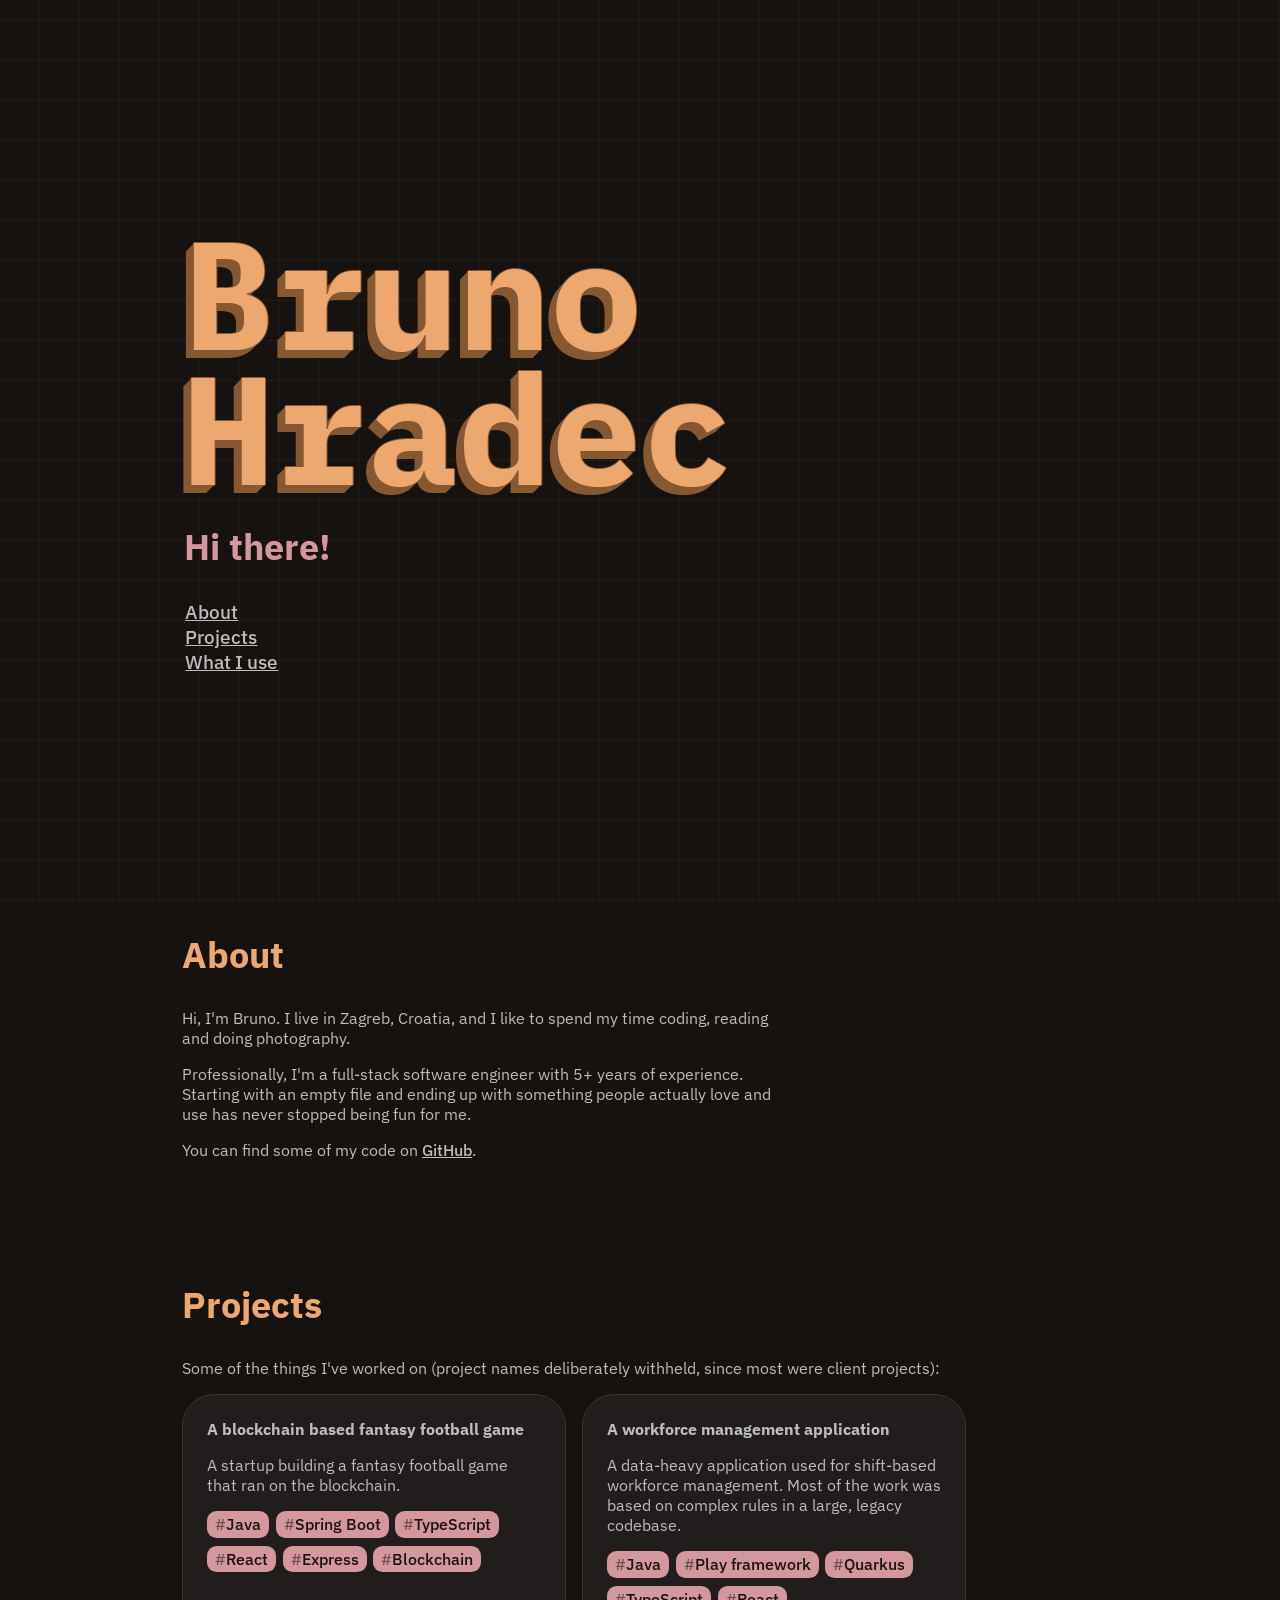
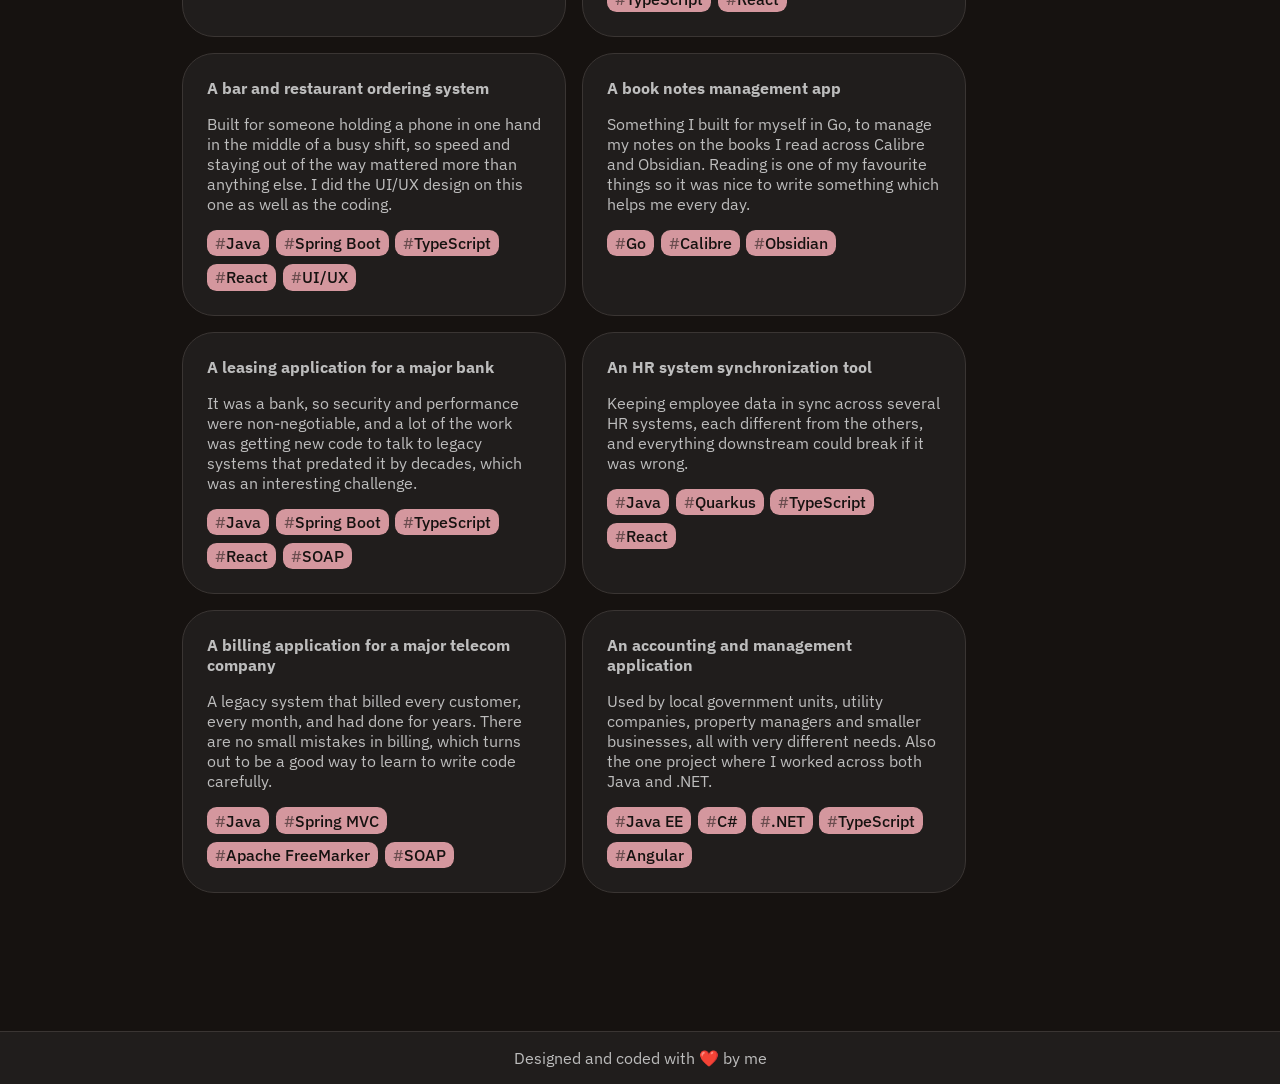
<file: index.html>
<!DOCTYPE html>
<html lang="en">
    <head>
        <meta charset="UTF-8" />
        <meta name="viewport" content="width=device-width, initial-scale=1.0" />
        <meta name="theme-color" content="#161210" />

        <title>Bruno Hradec</title>
        <link rel="icon" type="image/svg+xml" href="./res/favicon.svg" />

        <meta name="author" content="Bruno Hradec" />
        <meta name="description" content="Bruno Hradec - personal website."/>

        <link rel="canonical" href="https://brunohradec.me/" />

        <meta property="og:type" content="website" />
        <meta property="og:url" content="https://brunohradec.me/" />
        <meta property="og:title" content="Bruno Hradec" />
        <meta property="og:description" content="Bruno Hradec - personal website."/>

        <meta name="twitter:card" content="summary" />
        <meta name="twitter:title" content="Bruno Hradec" />
        <meta name="twitter:description" content="Bruno Hradec - personal website." />

        <script type="application/ld+json">
            {
                "@context": "https://schema.org",
                "@type": "Person",
                "name": "Bruno Hradec",
                "url": "https://brunohradec.me",
                "jobTitle": "Software Engineer",
                "address": {
                    "@type": "PostalAddress",
                    "addressLocality": "Zagreb",
                    "addressCountry": "HR"
                },
                "sameAs": [
                    "https://github.com/brunohradec"
                ]
            }
        </script>

        <!--  fonts -->
        <link rel="preconnect" href="https://fonts.googleapis.com">
        <link rel="preconnect" href="https://fonts.gstatic.com" crossorigin>
        <link href="https://fonts.googleapis.com/css2?family=IBM+Plex+Mono:ital,wght@0,100;0,200;0,300;0,400;0,500;0,600;0,700;1,100;1,200;1,300;1,400;1,500;1,600;1,700&family=IBM+Plex+Sans:ital,wght@0,100..700;1,100..700&display=swap" rel="stylesheet">

        <!-- styles -->
        <link rel="stylesheet" href="style.css" />
        
        <!-- verification for google search console access -->
        <meta name="google-site-verification" content="QR6dZpUa3sBKyGt-8q6EB2Nj6xgquxJRntwabwW7J2E" />
    </head>

    <body>
        <!-- main header and landing -->

        <header id="top-header">
            <div id="top-header-content">
                <h1 id="top-header-title">Bruno<br>Hradec</h1>
                
                <p id="top-header-subtitle">Hi there!</p>

                <nav id="top-header-nav">
                    <ul>
                        <li><a href="#about">About</a></li>
                        <li><a href="#projects">Projects</a></li>
                        <li><a href="uses.html">What I use</a></li>
                    </ul>
                </nav>
            </div>
        </header>

        <!-- page main sections -->

        <main>
            <section id="about">
                <h2>About</h2>
                <p>
                    Hi, I'm Bruno. I live in Zagreb, Croatia, and I like to spend my time 
                    coding, reading and doing photography.
                </p>
                <p>
                    Professionally, I'm a full-stack software engineer
                    with 5+ years of experience. Starting with an empty file 
                    and ending up with something people actually love and use 
                    has never stopped being fun for me.
                </p>
                <p>
                    You can find some of my code on <a href="https://github.com/brunohradec">GitHub</a>.
                </p>
            </section>

            <section id="projects">
                <h2>Projects</h2>

                <p>Some of the things I've worked on (project names deliberately withheld, since most were client projects):</p>

                <ul id="project-list">
                    <li class="card">
                        <h3 class="project-card-title">
                            A blockchain based fantasy football game
                        </h3>
                        <p class="project-card-description">
                            A startup building a fantasy football game
                            that ran on the blockchain.
                        </p>
                        <ul class="project-card-tech-tags">
                            <li class="tag">Java</li>
                            <li class="tag">Spring Boot</li>
                            <li class="tag">TypeScript</li>
                            <li class="tag">React</li>
                            <li class="tag">Express</li>
                            <li class="tag">Blockchain</li>
                        </ul>
                    </li>

                    <li class="card">
                        <h3 class="project-card-title">
                            A workforce management application
                        </h3>
                        <p class="project-card-description">
                            A data-heavy application used for shift-based
                            workforce management. Most of the work was based 
                            on complex rules in a large, legacy codebase.
                        </p>
                        <ul class="project-card-tech-tags">
                            <li class="tag">Java</li>
                            <li class="tag">Play framework</li>
                            <li class="tag">Quarkus</li>
                            <li class="tag">TypeScript</li>
                            <li class="tag">React</li>
                        </ul>
                    </li>

                    <li class="card">
                        <h3 class="project-card-title">
                            A bar and restaurant ordering system
                        </h3>
                        <p class="project-card-description">
                            Built for someone holding a phone in one hand in the
                            middle of a busy shift, so speed and staying out of
                            the way mattered more than anything else. I did the
                            UI/UX design on this one as well as the coding.
                        </p>
                        <ul class="project-card-tech-tags">
                            <li class="tag">Java</li>
                            <li class="tag">Spring Boot</li>
                            <li class="tag">TypeScript</li>
                            <li class="tag">React</li>
                            <li class="tag">UI/UX</li>
                        </ul>
                    </li>

                    <li class="card">
                        <h3 class="project-card-title">
                            A book notes management app
                        </h3>
                        <p class="project-card-description">
                            Something I built for myself in Go, to manage
                            my notes on the books I read across Calibre and
                            Obsidian. Reading is one of my favourite things
                            so it was nice to write something which helps me
                            every day.
                        </p>
                        <ul class="project-card-tech-tags">
                            <li class="tag">Go</li>
                            <li class="tag">Calibre</li>
                            <li class="tag">Obsidian</li>
                        </ul>
                    </li>

                    <li class="card">
                        <h3 class="project-card-title">
                            A leasing application for a major bank
                        </h3>
                        <p class="project-card-description">
                            It was a bank, so security and performance were
                            non-negotiable, and a lot of the work was getting new code 
                            to talk to legacy systems that predated it by decades, 
                            which was an interesting challenge.
                        </p>
                        <ul class="project-card-tech-tags">
                            <li class="tag">Java</li>
                            <li class="tag">Spring Boot</li>
                            <li class="tag">TypeScript</li>
                            <li class="tag">React</li>
                            <li class="tag">SOAP</li>
                        </ul>
                    </li>

                    <li class="card">
                        <h3 class="project-card-title">
                            An HR system synchronization tool
                        </h3>
                        <p class="project-card-description">
                            Keeping employee data in sync across several HR
                            systems, each different from the others, and 
                            everything downstream could break if it was wrong.
                        </p>
                        <ul class="project-card-tech-tags">
                            <li class="tag">Java</li>
                            <li class="tag">Quarkus</li>
                            <li class="tag">TypeScript</li>
                            <li class="tag">React</li>
                        </ul>
                    </li>

                    <li class="card">
                        <h3 class="project-card-title">
                            A billing application for a major telecom company
                        </h3>
                        <p class="project-card-description">
                            A legacy system that billed every customer, every
                            month, and had done for years. There are no small mistakes
                            in billing, which turns out to be a good way to learn to 
                            write code carefully.
                        </p>
                        <ul class="project-card-tech-tags">
                            <li class="tag">Java</li>
                            <li class="tag">Spring MVC</li>
                            <li class="tag">Apache FreeMarker</li>
                            <li class="tag">SOAP</li>
                        </ul>
                    </li>

                    <li class="card">
                        <h3 class="project-card-title">
                            An accounting and management application
                        </h3>
                        <p class="project-card-description">
                            Used by local government units, utility companies,
                            property managers and smaller businesses, all with
                            very different needs. Also the one project where I 
                            worked across both Java and .NET.
                        </p>
                        <ul class="project-card-tech-tags">
                            <li class="tag">Java EE</li>
                            <li class="tag">C#</li>
                            <li class="tag">.NET</li>
                            <li class="tag">TypeScript</li>
                            <li class="tag">Angular</li>
                        </ul>
                    </li>
                </ul>
            </section>
        </main>

        <!-- page footer -->

        <footer>
            <div id="bottom-content">
                <span>Designed and coded with ❤️ by me</span>
            </div>
        </footer>
    </body>
</html>
</file>
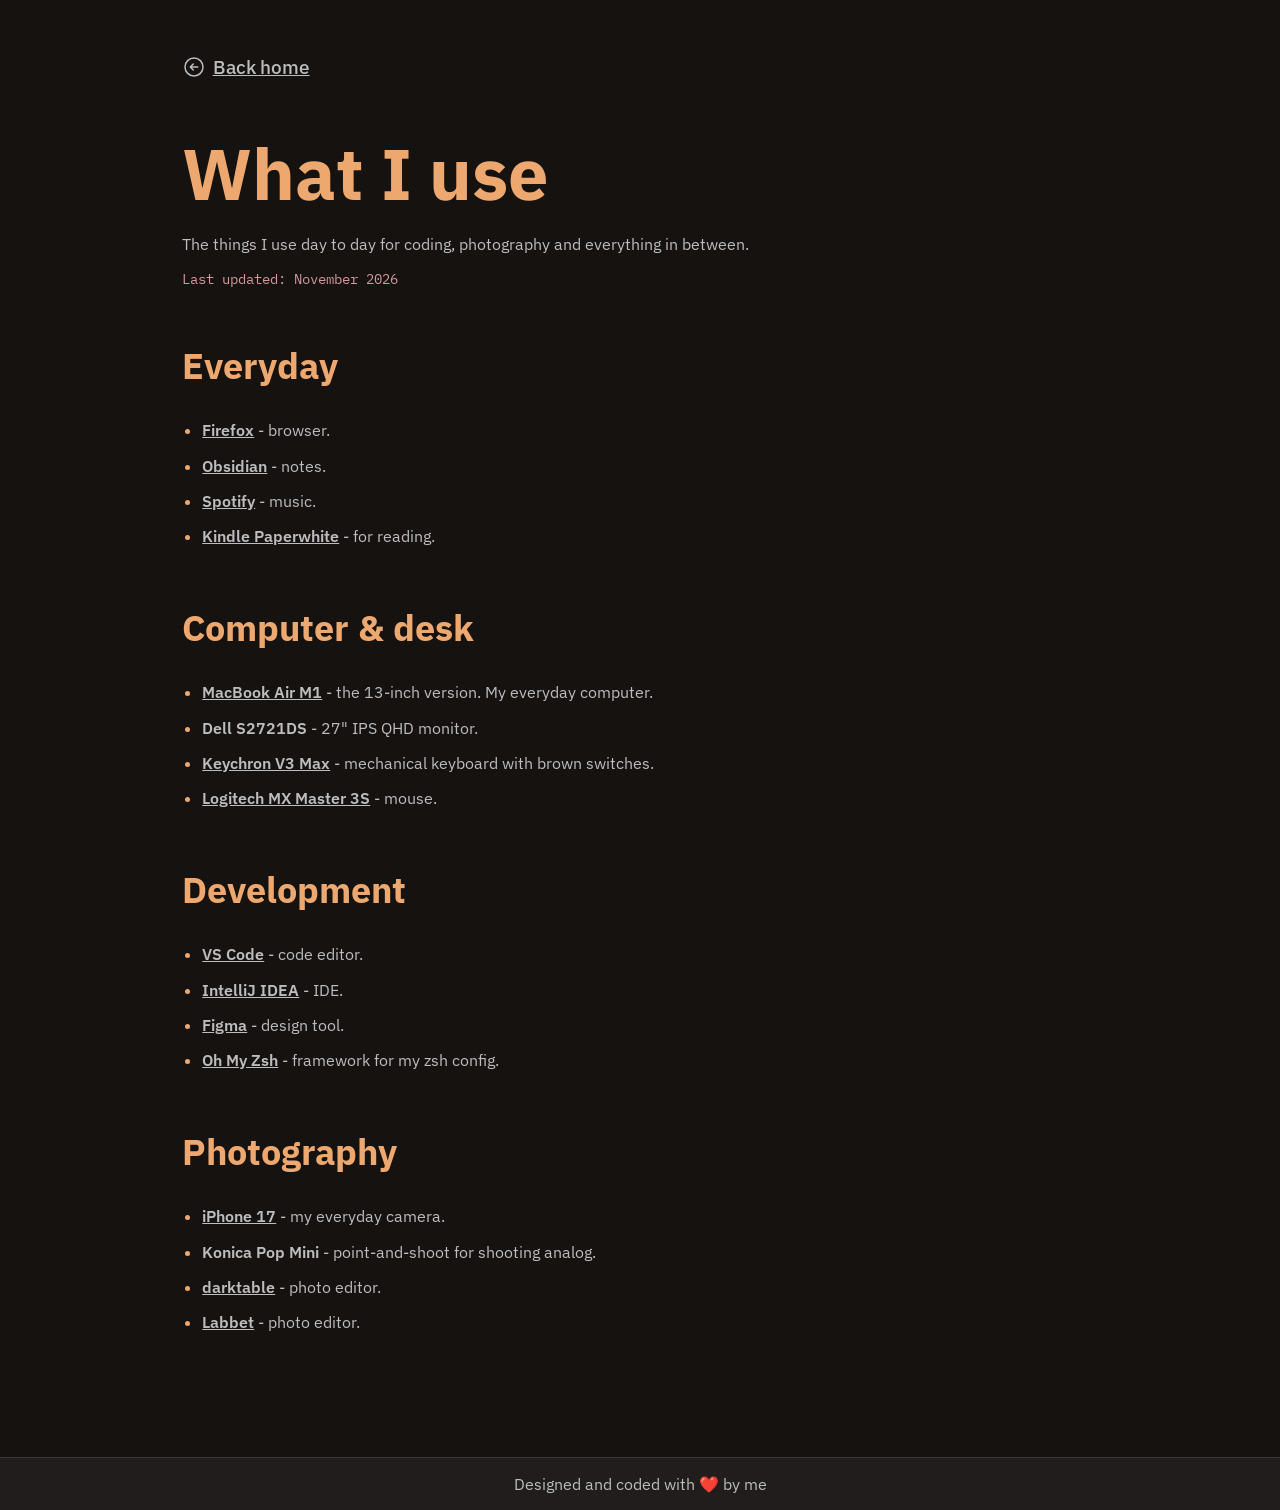
<file: uses.html>
<!DOCTYPE html>
<html lang="en">

<head>
    <meta charset="UTF-8" />
    <meta name="viewport" content="width=device-width, initial-scale=1.0" />
    <meta name="theme-color" content="#161210" />

    <title>What I use</title>
    <link rel="icon" type="image/svg+xml" href="./res/favicon.svg" />

    <meta name="author" content="Bruno Hradec" />
    <meta name="description" content="The hardware, software and tools I use." />

    <link rel="canonical" href="https://brunohradec.me/uses" />

    <meta property="og:type" content="website" />
    <meta property="og:url" content="https://brunohradec.me/uses" />
    <meta property="og:title" content="What I use - Bruno Hradec" />
    <meta property="og:description" content="The hardware, software and tools I use." />

    <meta name="twitter:card" content="summary" />
    <meta name="twitter:title" content="What I use - Bruno Hradec" />
    <meta name="twitter:description" content="The hardware, software and tools I use." />

    <!--  fonts -->
    <link rel="preconnect" href="https://fonts.googleapis.com">
    <link rel="preconnect" href="https://fonts.gstatic.com" crossorigin>
    <link href="https://fonts.googleapis.com/css2?family=IBM+Plex+Mono:ital,wght@0,100;0,200;0,300;0,400;0,500;0,600;0,700;1,100;1,200;1,300;1,400;1,500;1,600;1,700&family=IBM+Plex+Sans:ital,wght@0,100..700;1,100..700&display=swap" rel="stylesheet">

    <!-- styles -->
    <link rel="stylesheet" href="style.css" />
</head>

<body>
    <!-- back home link -->

    <nav class="back-nav">
        <a href="index.html" class="back-link">
            <img src="res/icons/back.svg" alt="" />
            <span>Back home</span>
        </a>
    </nav>

    <!-- page main sections -->

    <main>
        <section id="uses-intro">
            <h1 class="page-title">What I use</h1>
            <p>
                The things I use day to day for coding,
                photography and everything in between.
            </p>
            <p class="uses-updated">Last updated: <time datetime="2026-11">November 2026</time></p>
        </section>

        <section class="uses-category" id="everyday">
            <h2>Everyday</h2>
            <ul class="uses-list">
                <li>
                    <a href="https://www.firefox.com/">Firefox</a>
                    <span>- browser.</span>
                </li>
                <li>
                    <a href="https://obsidian.md/">Obsidian</a>
                    <span>- notes.</span>
                </li>
                <li>
                    <a href="https://www.spotify.com/">Spotify</a>
                    <span>- music.</span>
                </li>
                <li>
                    <a href="https://www.amazon.com/dp/B0DDZJS3SB">Kindle Paperwhite</a>
                    <span>- for reading.</span>
                </li>
            </ul>
        </section>

        <section class="uses-category" id="computer-and-desk">
            <h2>Computer &amp; desk</h2>
            <ul class="uses-list">
                <li>
                    <a href="https://support.apple.com/en-us/111883">MacBook Air M1</a>
                    <span>- the 13-inch version. My everyday computer.</span>
                </li>
                <li>
                    <strong>Dell S2721DS</strong>
                    <span>- 27" IPS QHD monitor.</span>
                </li>
                <li>
                    <a href="https://www.keychron.com/products/keychron-v3-max-qmk-via-wireless-custom-mechanical-keyboard">Keychron V3 Max</a>
                    <span>- mechanical keyboard with brown switches.</span>
                </li>
                <li>
                    <a href="https://www.logitech.com/en-us/shop/p/mx-master-3s">Logitech MX Master 3S</a>
                    <span>- mouse.</span>
                </li>
            </ul>
        </section>

        <section class="uses-category" id="development">
            <h2>Development</h2>
            <ul class="uses-list">
                <li>
                    <a href="https://code.visualstudio.com/">VS Code</a>
                    <span>- code editor.</span>
                </li>
                <li>
                    <a href="https://www.jetbrains.com/idea/">IntelliJ IDEA</a>
                    <span>- IDE.</span>
                </li>
                <li>
                    <a href="https://www.figma.com/">Figma</a>
                    <span>- design tool.</span>
                </li>
                <li>
                    <a href="https://ohmyz.sh/">Oh My Zsh</a>
                    <span>- framework for my zsh config.</span>
                </li>
            </ul>
        </section>

        <section class="uses-category" id="photography">
            <h2>Photography</h2>
            <ul class="uses-list">
                <li>
                    <a href="https://www.apple.com/iphone-17/">iPhone 17</a>
                    <span>- my everyday camera.</span>
                </li>
                <li>
                    <strong>Konica Pop Mini</strong>
                    <span>- point-and-shoot for shooting analog.</span>
                </li>
                <li>
                    <a href="https://www.darktable.org/">darktable</a>
                    <span>- photo editor.</span>
                </li>
                <li>
                    <a href="https://www.labbet.app/">Labbet</a>
                    <span>- photo editor.</span>
                </li>
            </ul>
        </section>
    </main>

    <!-- page footer -->

    <footer>
        <div id="bottom-content">
            <span>Designed and coded with ❤️ by me</span>
        </div>
    </footer>
</body>

</html>
</file>
<file: style.css>
:root {
    /* colors */
    --color-bg-primary: #161210;        /* western nights */
    --color-bg-secondary: #201d1c;      /* western nights light */
    --color-bg-border: #3a3533;         /* western nights border */
    --color-bg-pill: #d4979e;           /* palm springs */

    --color-fg-primary: #bdbdbd;        /* oatmilk */
    --color-fg-secondary: #3a3533;      /* western nights border */

    --color-accent: #eda870;            /* tangerine */
    --color-accent-shadow: #865832;     /* tangerine darker */
    --color-secondary: #d4979e;         /* palm springs */
    
    /* font stacks */
    --font-stack-sans:  "IBM Plex Sans", sans-serif;
    --font-stack-title: "IBM Plex Mono", monospace;

    --p-width-limit: 38.445rem;

    /* desktop sizes */
    --desktop-size-h1: 11.391rem;
    --desktop-size-h2: 2.25rem;
    --desktop-size-h3: 1.5rem; 
    --desktop-size-p: 1rem;

    --desktop-global-margin: 11.391rem;

    /* mobile sizes */
    --mobile-size-h1: 5.061rem;
    --mobile-size-h2: 1.563rem;
    --mobile-size-h3: 1.25rem;
    --mobile-size-p: 1rem;

    --mobile-global-margin: 1.563rem;
}

/* general styles */

html {
    /* Only animate scrolling for users who haven't asked for reduced motion */
    @media (prefers-reduced-motion: no-preference) {
        scroll-behavior: smooth;
    }
}

body {
    margin: 0;
    padding: 0;

    background-color: var(--color-bg-primary);
    color: var(--color-fg-primary);

    font-family: var(--font-stack-sans);
}

a {
    text-decoration: underline;
    color: var(--color-fg-primary);
    font-weight: 500;
}

/* typography */

h2 {
    font-size: var(--mobile-size-h2);

    @media (min-width: 800px) {
        font-size: var(--desktop-size-h2);
    }
}

h3 {
    font-size: var(--mobile-size-h3);

    @media (min-width: 800px) {
        font-size: var(--desktop-size-h3);
    }
}

/* top header */

#top-header {
    /* At least full device view height (accounting for browser chrome) */
    min-height: 100dvh;

    display: flex;
    flex-direction: column;
    justify-content: center;
    align-items: flex-start;

    /* Long lines deco */
    --line-color: color-mix(in srgb, var(--color-bg-border) 25%, transparent);

    background-image:
        repeating-linear-gradient(
            0deg,
            transparent,
            transparent 39px,
            var(--line-color),
            var(--line-color) 40px
        ),
        repeating-linear-gradient(
            90deg,
            transparent,
            transparent 39px,
            var(--line-color),
            var(--line-color) 40px
        );

    border-bottom: 1px solid var(--line-color);
}

/* back home link for subpages */

.back-nav {
    margin: 2.25rem var(--mobile-global-margin) 0;

    @media (min-width: 800px) {
        margin: 3.375rem var(--desktop-global-margin) 0;
    }
}

.back-link {
    display: inline-flex;
    align-items: center;
    gap: 0.4rem;
    font-size: 1.2rem;
}

.back-link img {
    width: 1.5rem;
    height: 1.5rem;
    flex-shrink: 0;
}

/* subpage title */

.page-title {
    font-size: 3rem;
    line-height: 1;
    color: var(--color-accent);
    margin: 0 0 1.563rem 0;

    @media (min-width: 800px) {
        font-size: 4.5rem;
    }
}

#top-header-content {
    margin: 0 var(--mobile-global-margin);

    @media (min-width: 800px) {
        margin: 0 var(--desktop-global-margin);
    }
}

#top-header-title {
    /* Fluid size so title never overflows (Plex Mono glyphs are 0.6em wide) */
    font-size: clamp(3rem, 20vw, var(--mobile-size-h1));
    line-height: 0.875;

    font-family: var(--font-stack-title);
    font-weight: bold;
    color: var(--color-accent);

    padding: 0;
    margin: 0;

    text-shadow: 
        -1px 0 var(--color-accent-shadow), 
        0 1px var(--color-accent-shadow), 
        1px 0 var(--color-accent-shadow), 
        0 -1px var(--color-accent-shadow), 
        -5px 5px var(--color-accent-shadow), 
        -4px 4px var(--color-accent-shadow), 
        -3px 3px var(--color-accent-shadow), 
        -2px 2px var(--color-accent-shadow), 
        -1px 1px var(--color-accent-shadow);

    @media (min-width: 800px) {
        font-size: clamp(5rem, 12vw, var(--desktop-size-h1));
        
        text-shadow: 
            -1px 0 var(--color-accent-shadow), 
            0 1px var(--color-accent-shadow), 
            1px 0 var(--color-accent-shadow), 
            0 -1px var(--color-accent-shadow), 
            -8px 8px var(--color-accent-shadow), 
            -7px 7px var(--color-accent-shadow), 
            -6px 6px var(--color-accent-shadow), 
            -5px 5px var(--color-accent-shadow), 
            -4px 4px var(--color-accent-shadow), 
            -3px 3px var(--color-accent-shadow), 
            -2px 2px var(--color-accent-shadow), 
            -1px 1px var(--color-accent-shadow);
    }
}

#top-header-subtitle {
    font-size: var(--mobile-size-h2);
    font-weight: bold;

    margin: 2.25rem 0 0 0;
    line-height: 1.4rem;

    color: var(--color-secondary);

    @media (min-width: 800px) {
        margin: 2.25rem 0 0 0;

        font-size: var(--desktop-size-h2);

        /* Correction to optically align the subtitle with the title */
        padding: 0 0 0 0.1rem;
        line-height: 2rem;
    }
}

#top-header-nav ul {
    list-style-type: none;
    padding: 0;
    margin: 1.563rem 0 0 0;
    font-size: 1.2rem;

    @media (min-width: 800px) {
        margin: 2.25rem 0 0 0;

        /* Correction to optically align the nav with the title and subtitle */
        padding: 0 0 0 0.2rem;
    }
}

/* main content */

main {
    margin: 0 var(--mobile-global-margin);

    @media (min-width: 800px) {
        margin: 0 var(--desktop-global-margin);
    }
}

/* sections (general) */

main section {
    margin-bottom: 7.59375rem;
}

main section h2 {
    color: var(--color-accent);
}

main section h3 {
    color: var(--color-secondary);
}

/* about section */

#about p {
    max-width: var(--p-width-limit);
}

/* projects section */

#project-list {
    list-style-type: none;
    
    margin: 0;
    padding: 0;
    width: 100%;

    display: flex;
    flex-direction: row;
    flex-wrap: wrap;
}

#project-list .card {
    display: flex;
    flex-direction: column;
    width: 100%;

    margin: 0.8rem 0;

    /* Only animate the hover zoom for users who haven't asked for reduced motion */
    @media (prefers-reduced-motion: no-preference) {
        transition: transform 0.4s;
    }

    @media (min-width: 800px) {
        width: 24rem;
        margin: 0 1rem 1rem 0;
    }
}

@media (hover: hover) and (prefers-reduced-motion: no-preference) {
    #project-list .card:hover {
        transform: scale(1.04);
    }
}

.project-card-title {
    font-size: var(--desktop-size-p);
    font-weight: bold;
    color: var(--color-fg-primary);

    margin: 0;
    padding: 0;
}

.project-card-description {
    color: var(--color-fg-primary);
}

.project-card-tech-tags {
    list-style-type: none;

    margin: 0;
    padding: 0;

    display: flex;
    flex-direction: row;
    flex-wrap: wrap;
    gap: 0.5rem 0.4rem;
}

.project-card-tech-tags .tag {
    padding: 0.2rem 0.5rem;
}

/* uses page */

#uses-intro p {
    max-width: var(--p-width-limit);
}

#uses-intro {
    margin-top: 3.375rem;
    margin-bottom: 3.375rem;
}

.uses-updated {
    color: var(--color-secondary);
    font-family: var(--font-stack-title);
    font-size: 0.875rem;
}

main section.uses-category:not(:last-child) {
    margin-bottom: 3.375rem;
}

.uses-list {
    max-width: var(--p-width-limit);
    padding-left: 1.25rem;
    line-height: 1.6;
}

.uses-list li {
    margin-bottom: 0.6rem;
}

.uses-list li::marker {
    color: var(--color-accent);
}

.uses-list a,
.uses-list strong {
    font-weight: 600;
}

/* bottom content */

#bottom-content {
    background-color: var(--color-bg-secondary);
    color: var(--color-fg-primary);
    border-top: 1px solid var(--color-bg-border);
    width: 100%;
    display: flex;
    flex-direction: column;
    align-items: center;
    justify-content: center;
    padding: 1rem 0;
    margin: 3rem 0 0 0;
}

/* card component */

.card {
    box-sizing: border-box;

    background-color: var(--color-bg-secondary);
    padding: 1.5rem;

    border-radius: 2rem;
    border: 1px solid var(--color-bg-border);
}

/* tag component */

.tag {
    background-color: var(--color-bg-pill);

    color: var(--color-bg-primary);
    font-weight: 500;

    border-radius: 0.6rem;
}

.tag::before {
    content: "#";
    opacity: 0.55;
}
</file>
